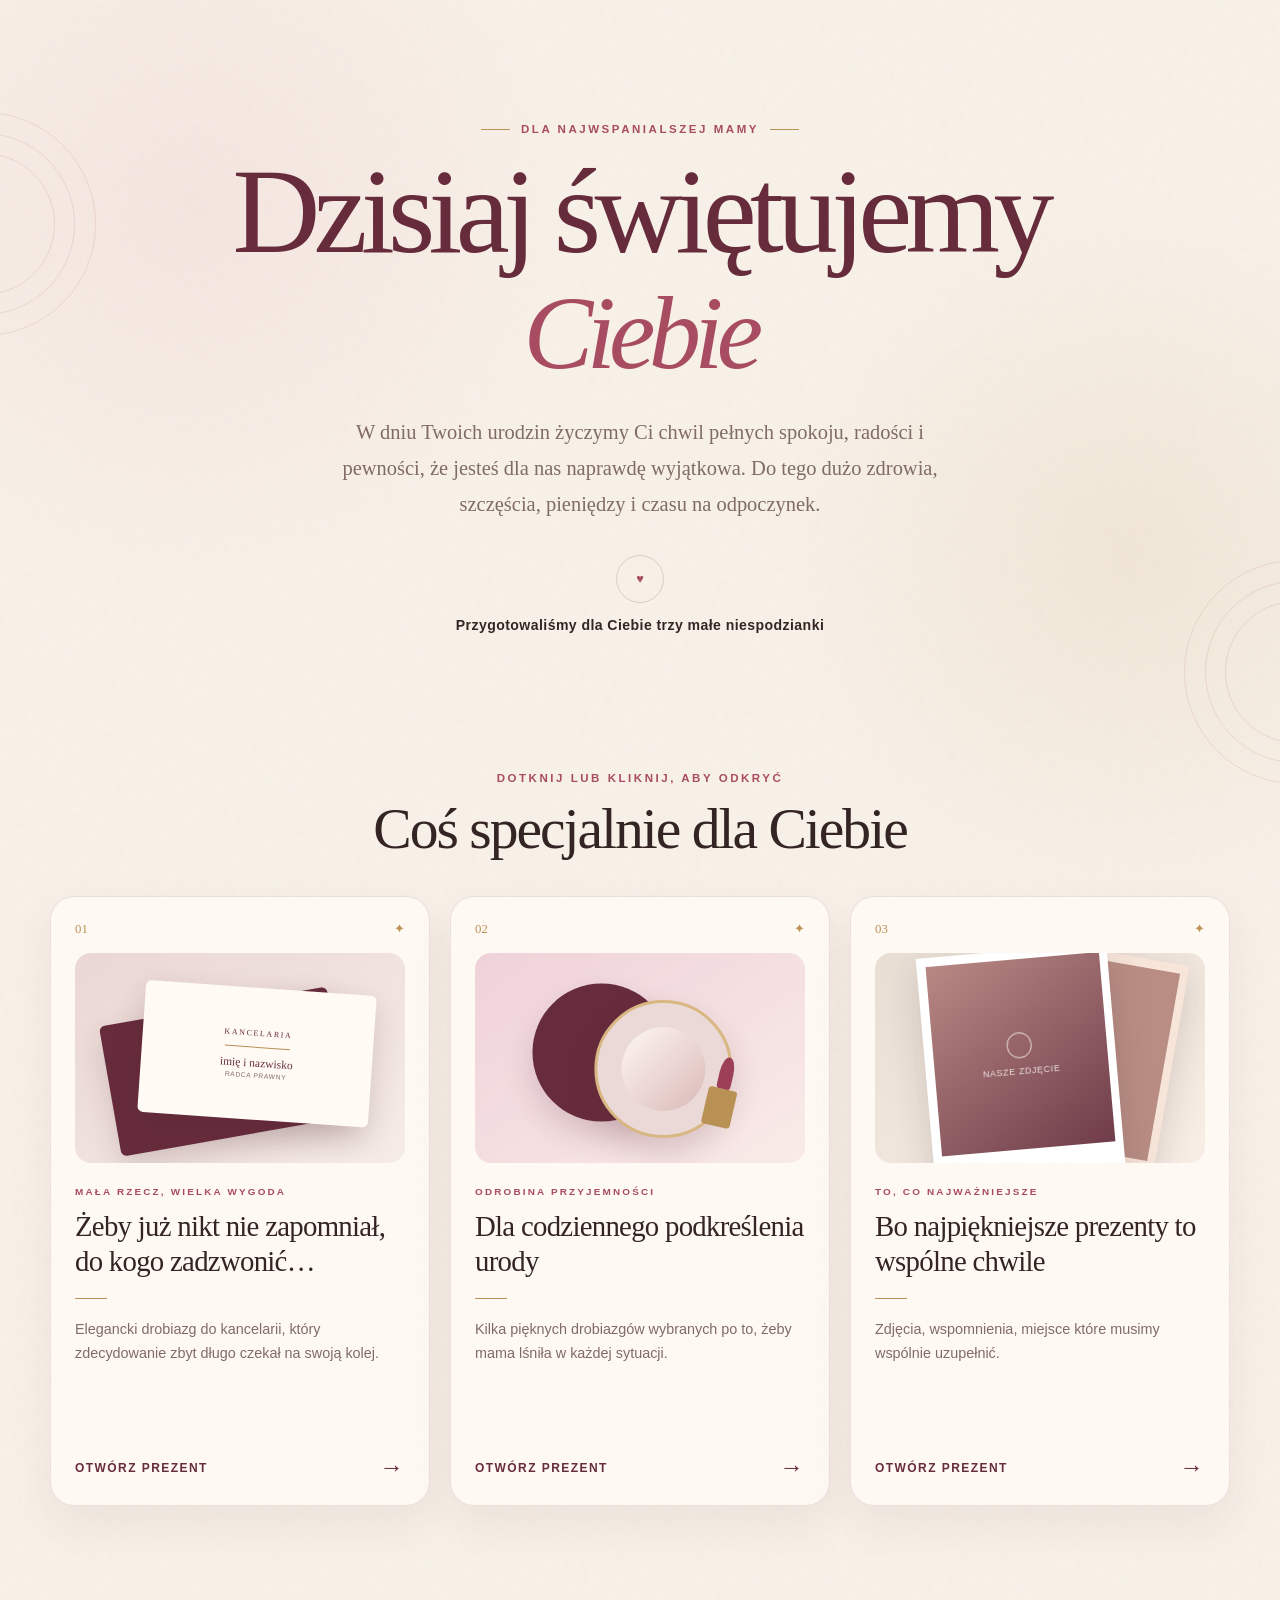
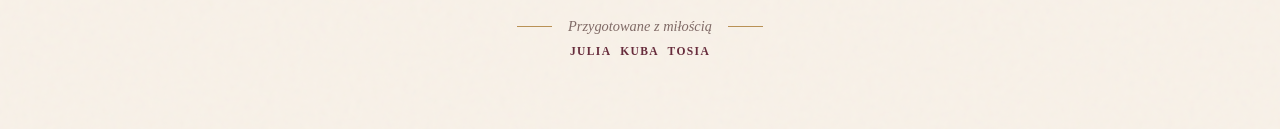
<file: index.html>
<!doctype html>
<html lang="pl">
  <head>
    <meta charset="utf-8" />
    <meta name="viewport" content="width=device-width, initial-scale=1" />
    <meta name="theme-color" content="#f8f1e8" />
    <meta name="description" content="Urodzinowa niespodzianka przygotowana z miłością." />
    <title>Urodziny Mamy</title>
    <link rel="stylesheet" href="styles.css" />
  </head>
  <body>
    <main class="site-shell">
      <a class="skip-link" href="#niespodzianki">Przejdź do niespodzianek</a>
      <div class="ambient ambient-one" aria-hidden="true"></div>
      <div class="ambient ambient-two" aria-hidden="true"></div>

      <section class="hero" aria-labelledby="birthday-title">
        <p class="hero-kicker"><span></span>Dla najwspanialszej Mamy<span></span></p>
        <h1 id="birthday-title">Dzisiaj świętujemy <em>Ciebie</em></h1>
        <p class="hero-copy">
          W dniu Twoich urodzin życzymy Ci chwil pełnych spokoju, radości
          i pewności, że jesteś dla nas naprawdę wyjątkowa. Do tego dużo zdrowia, szczęścia,
          pieniędzy i czasu na odpoczynek.
        </p>
        <div class="hero-mark" aria-hidden="true">♥</div>
        <p class="hero-invitation">Przygotowaliśmy dla Ciebie trzy małe niespodzianki</p>
      </section>

      <section class="surprises" id="niespodzianki" aria-labelledby="surprises-title">
        <div class="section-heading">
          <p>Dotknij lub kliknij, aby odkryć</p>
          <h2 id="surprises-title">Coś specjalnie dla Ciebie</h2>
        </div>

        <div class="surprise-grid">
          <a class="surprise-card" href="prezenty/wizytowki/" aria-label="Otwórz prezent: wizytówki do kancelarii">
            <div class="card-topline"><span>01</span><span aria-hidden="true">✦</span></div>
            <div class="card-illustration business-illustration" aria-hidden="true">
              <div class="business-card business-card-back"></div>
              <div class="business-card business-card-front">
                <span>Kancelaria</span><i></i><b>imię i nazwisko</b><small>radca prawny</small>
              </div>
            </div>
            <div class="card-content">
              <p>Mała rzecz, wielka wygoda</p>
              <h3>Żeby już nikt nie zapomniał, do kogo zadzwonić…</h3>
              <span class="card-rule" aria-hidden="true"></span>
              <p class="card-description">
                Elegancki drobiazg do kancelarii, który zdecydowanie zbyt długo czekał na swoją kolej.
              </p>
            </div>
            <span class="card-action">Otwórz prezent <i aria-hidden="true">→</i></span>
          </a>

          <a class="surprise-card" href="prezenty/makijaz/" aria-label="Otwórz prezent: kosmetyki do makijażu">
            <div class="card-topline"><span>02</span><span aria-hidden="true">✦</span></div>
            <div class="card-illustration beauty-illustration" aria-hidden="true">
              <div class="compact compact-back"></div>
              <div class="compact compact-front"><span></span></div>
              <div class="lipstick"><i></i><b></b></div>
            </div>
            <div class="card-content">
              <p>Odrobina przyjemności</p>
              <h3>Dla codziennego podkreślenia urody</h3>
              <span class="card-rule" aria-hidden="true"></span>
              <p class="card-description">
                Kilka pięknych drobiazgów wybranych po to, żeby mama lśniła w każdej sytuacji.
              </p>
            </div>
            <span class="card-action">Otwórz prezent <i aria-hidden="true">→</i></span>
          </a>

          <a class="surprise-card" href="prezenty/wspomnienie/" aria-label="Otwórz prezent: wspólne wspomnienie">
            <div class="card-topline"><span>03</span><span aria-hidden="true">✦</span></div>
            <div class="card-illustration memory-illustration" aria-hidden="true">
              <div class="photo photo-back"><span></span></div>
              <div class="photo photo-front">
                <span class="photo-placeholder"><i></i><b>nasze zdjęcie</b></span>
              </div>
            </div>
            <div class="card-content">
              <p>To, co najważniejsze</p>
              <h3>Bo najpiękniejsze prezenty to wspólne chwile</h3>
              <span class="card-rule" aria-hidden="true"></span>
              <p class="card-description">
                Zdjęcia, wspomnienia, miejsce które musimy wspólnie uzupełnić.
              </p>
            </div>
            <span class="card-action">Otwórz prezent <i aria-hidden="true">→</i></span>
          </a>
        </div>
      </section>

      <footer class="site-footer">
      <div class="footer-message">
      <span></span>
      <p>Przygotowane z miłością</p>
      <span></span>
        </div>

        <p class="footer-authors">JULIA KUBA TOSIA</p>
      </footer>
    </main>
  </body>
</html>
</file>
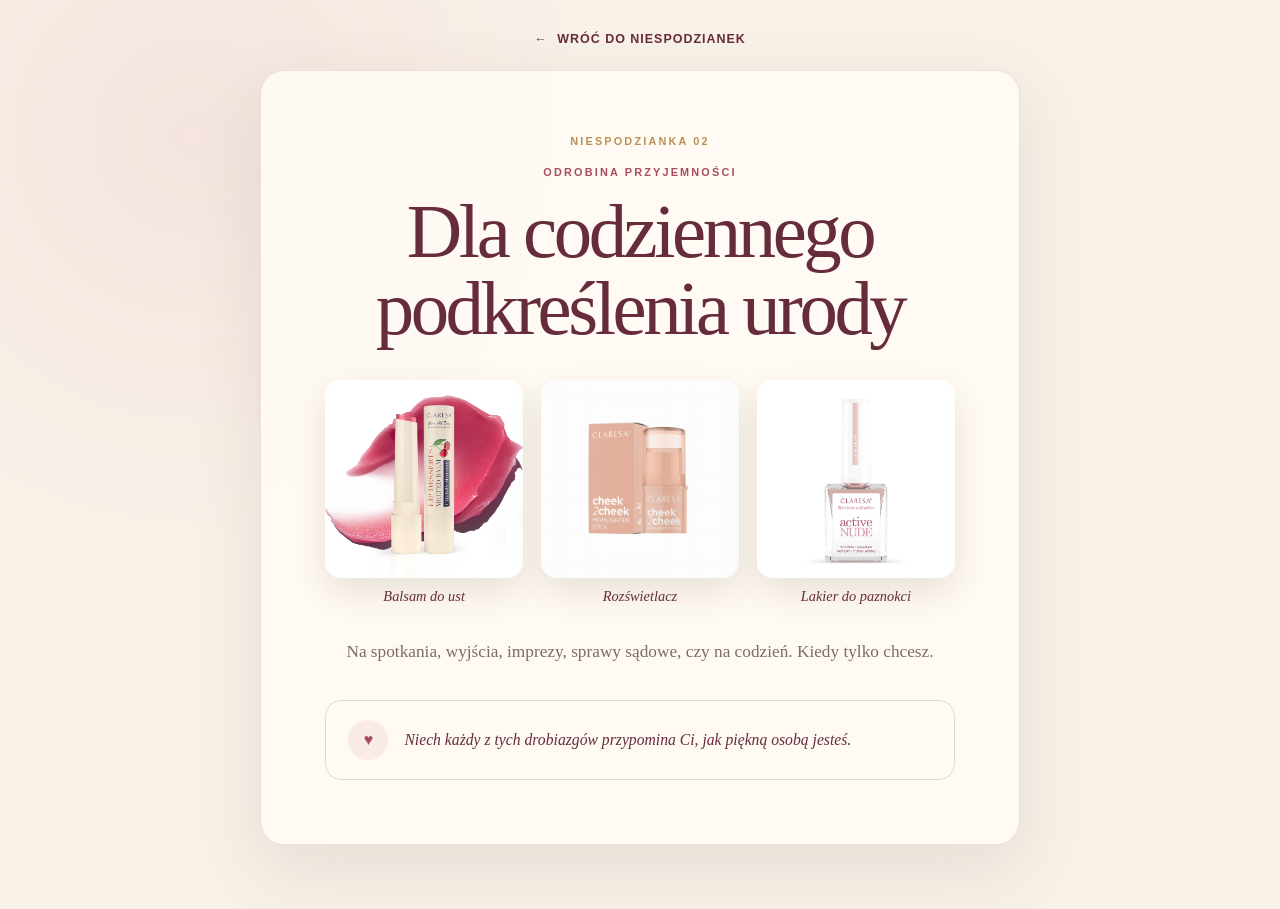
<file: prezenty/makijaz/index.html>
<!doctype html>
<html lang="pl">
  <head>
    <meta charset="utf-8" />
    <meta name="viewport" content="width=device-width, initial-scale=1" />
    <meta name="theme-color" content="#f8f1e8" />
    <title>Prezent do makijażu — Urodziny Mamy</title>
    <link rel="stylesheet" href="../../styles.css" />
  </head>
  <body>
    <main class="gift-shell">
      <a class="back-link" href="../../"><span aria-hidden="true">←</span> Wróć do niespodzianek</a>
      <article class="gift-paper">
        <p class="gift-number">Niespodzianka 02</p>
        <p class="gift-kicker">Odrobina przyjemności</p>
        <h1>Dla codziennego podkreślenia urody</h1>
        <div class="product-gallery">
  <figure>
    <a href="pr1.png" target="_blank">
      <img src="pr1.png" alt="Balsam do ust Claresa Lip Desserts" />
    </a>
    <figcaption>Balsam do ust</figcaption>
  </figure>

  <figure>
    <a href="pr2.png" target="_blank">
      <img src="pr2.png" alt="Rozświetlacz Claresa Cheek2Cheek" />
    </a>
    <figcaption>Rozświetlacz</figcaption>
  </figure>

  <figure>
    <a href="pr3.png" target="_blank">
      <img src="pr3.png" alt="Lakier do paznokci Claresa Active Nude" />
    </a>
    <figcaption>Lakier do paznokci</figcaption>
  </figure>
</div>
        <p class="gift-copy">
          Na spotkania, wyjścia, imprezy, sprawy sądowe, czy na codzień. Kiedy tylko chcesz. 
        </p>
        <aside class="gift-note"><span aria-hidden="true">♥</span><p>Niech każdy z tych drobiazgów przypomina Ci, jak piękną osobą jesteś.</p></aside>
      </article>
    </main>
  </body>
</html>
</file>
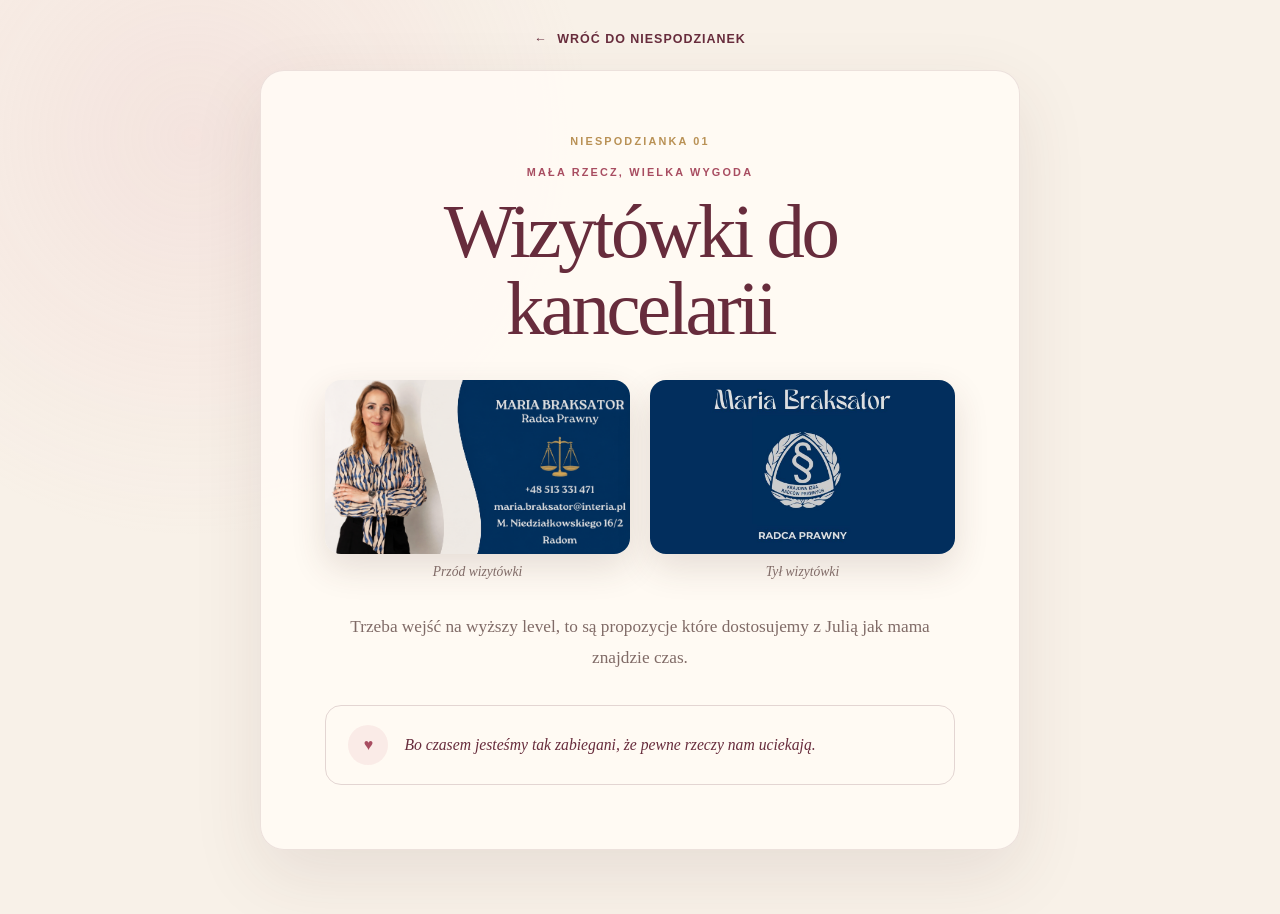
<file: prezenty/wizytowki/index.html>
<!doctype html>
<html lang="pl">
  <head>
    <meta charset="utf-8" />
    <meta name="viewport" content="width=device-width, initial-scale=1" />
    <meta name="theme-color" content="#f8f1e8" />
    <title>Wizytówki do kancelarii — Urodziny Mamy</title>
    <link rel="stylesheet" href="../../styles.css" />
  </head>
  <body>
    <main class="gift-shell">
      <a class="back-link" href="../../"><span aria-hidden="true">←</span> Wróć do niespodzianek</a>
      <article class="gift-paper">
        <p class="gift-number">Niespodzianka 01</p>
        <p class="gift-kicker">Mała rzecz, wielka wygoda</p>
        <h1>Wizytówki do kancelarii</h1>
            <div class="business-gallery">
      <figure>
        <a href="2.png" target="_blank">
          <img src="2.png" alt="Przód wizytówki Marii Braksator" />
        </a>
        <figcaption>Przód wizytówki</figcaption>
      </figure>
    
      <figure>
        <a href="1.jpg" target="_blank">
          <img src="1.jpg" alt="Tył wizytówki Marii Braksator z danymi kontaktowymi" />
        </a>
        <figcaption>Tył wizytówki</figcaption>
      </figure>
    </div>
        <p class="gift-copy">
           Trzeba wejść na wyższy level, to są propozycje które dostosujemy z Julią jak mama znajdzie czas.
        </p>
        <aside class="gift-note"><span aria-hidden="true">♥</span><p>Bo czasem jesteśmy tak zabiegani, że pewne rzeczy nam uciekają.</p></aside>
      </article>
    </main>
  </body>
</html>
</file>
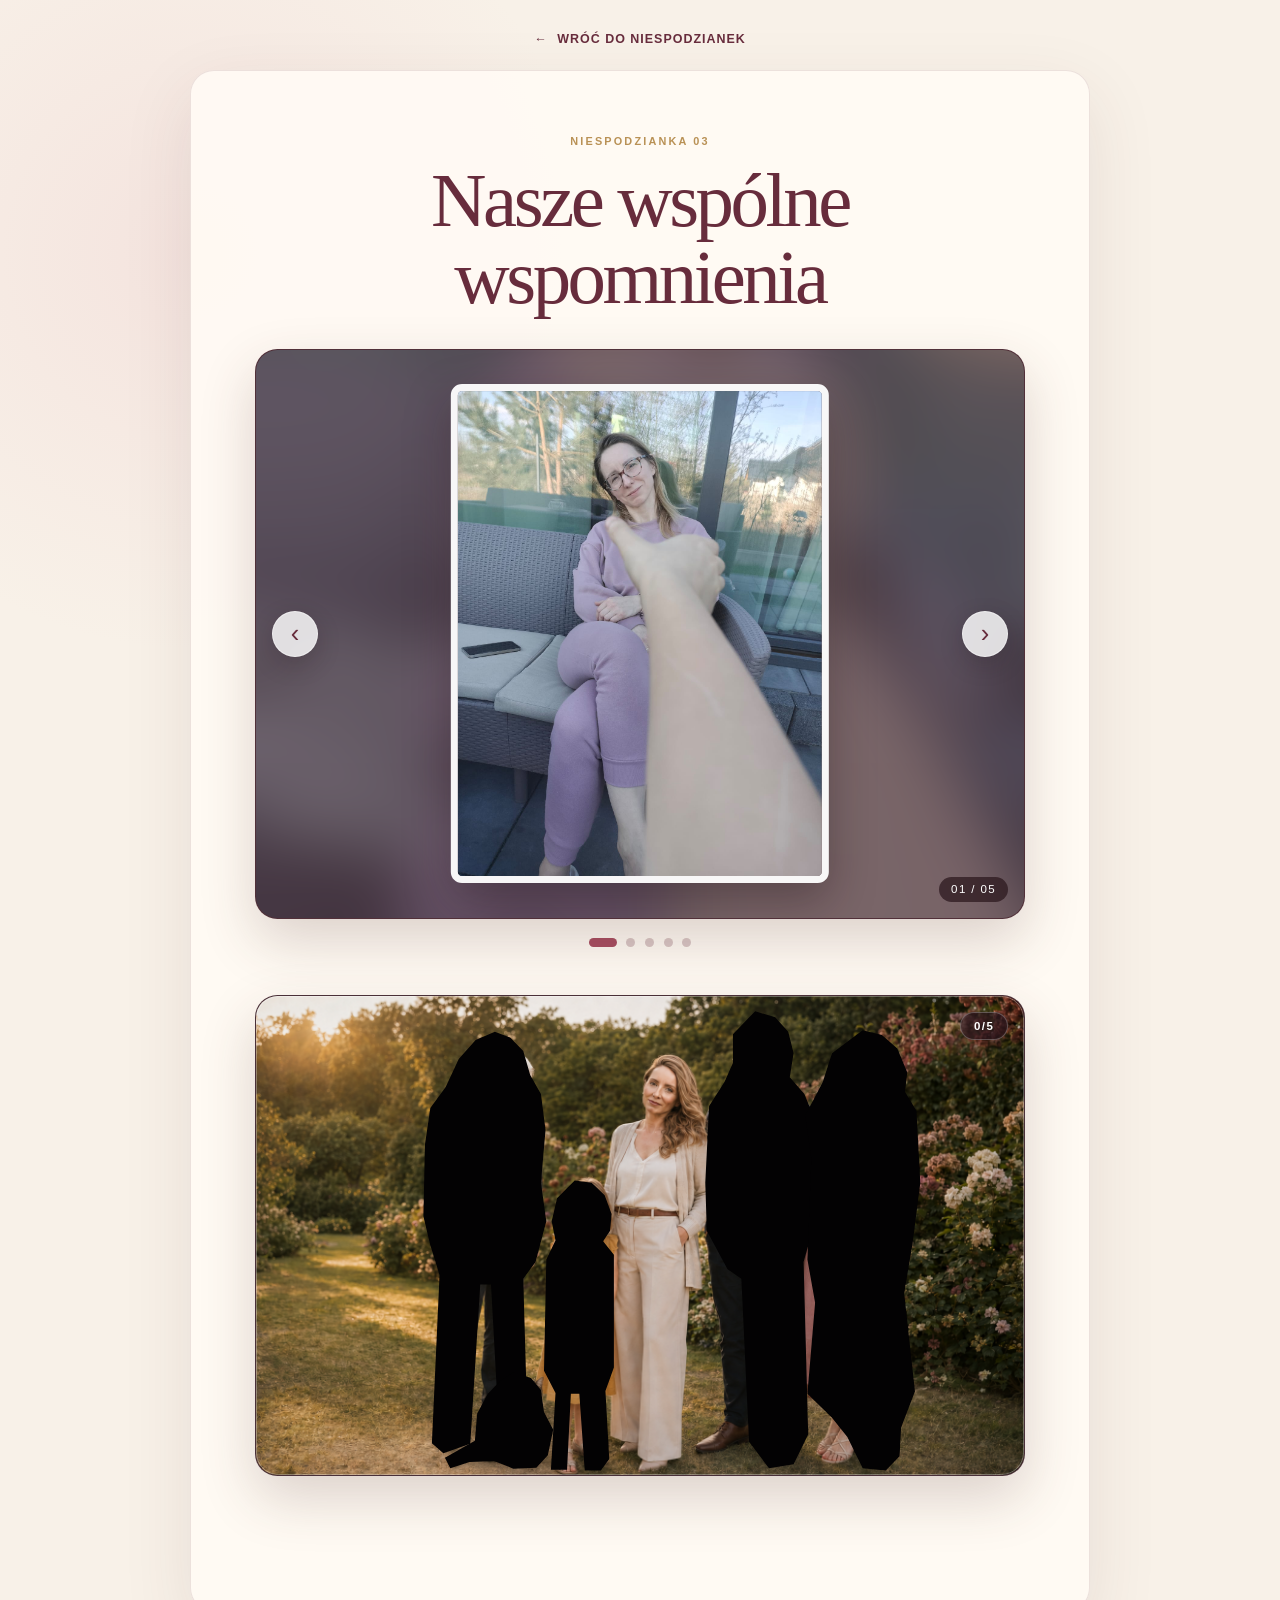
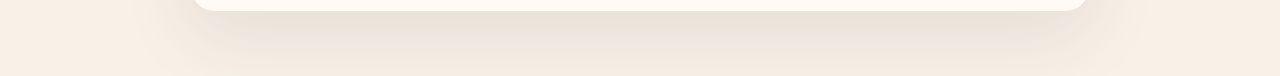
<file: prezenty/wspomnienie/index.html>
<!doctype html>
<html lang="pl">
  <head>
    <meta charset="utf-8" />
    <meta name="viewport" content="width=device-width, initial-scale=1" />
    <meta name="theme-color" content="#f8f1e8" />

    <title>Nasze wspólne wspomnienia — Urodziny Mamy</title>

    <link rel="stylesheet" href="../../styles.css" />

    <style>
      .memories-page {
        width: min(100%, 900px);
        overflow: hidden;
      }

      .memory-slider {
        margin-top: 2rem;
      }

      .memory-stage {
        position: relative;
        height: clamp(340px, 65vw, 570px);
        overflow: hidden;
        border: 1px solid rgba(103, 44, 60, 0.15);
        border-radius: 1.4rem;
        background: #4e3138;
        box-shadow: 0 22px 55px rgba(78, 49, 45, 0.2);
        touch-action: pan-y;
      }

      .memory-slide {
        position: absolute;
        inset: 0;
        z-index: 0;
        margin: 0;
        opacity: 0;
        transform: scale(1.04);
        transition:
          opacity 0.65s ease,
          transform 0.8s ease;
        pointer-events: none;
      }

      .memory-slide.is-active {
        z-index: 1;
        opacity: 1;
        transform: scale(1);
        pointer-events: auto;
      }

      .memory-backdrop {
        position: absolute;
        inset: -8%;
        width: 116%;
        height: 116%;
        object-fit: cover;
        filter: blur(28px);
        opacity: 0.42;
        transform: scale(1.1);
      }

      .memory-photo {
        position: absolute;
        top: 50%;
        left: 50%;
        display: block;
        width: auto;
        height: auto;
        max-width: 88%;
        max-height: 88%;
        object-fit: contain;
        border: 7px solid rgba(255, 255, 255, 0.95);
        border-radius: 0.7rem;
        box-shadow: 0 18px 45px rgba(30, 15, 20, 0.35);
        transform: translate(-50%, -47%) scale(0.96);
        transition: transform 0.8s ease;
      }

      .memory-slide.is-active .memory-photo {
        transform: translate(-50%, -50%) scale(1);
      }

      .slider-button {
        position: absolute;
        top: 50%;
        z-index: 3;
        display: grid;
        width: 46px;
        height: 46px;
        place-items: center;
        border: 1px solid rgba(255, 255, 255, 0.45);
        border-radius: 50%;
        background: rgba(255, 255, 255, 0.82);
        color: #672c3c;
        font-size: 1.6rem;
        cursor: pointer;
        box-shadow: 0 8px 25px rgba(30, 15, 20, 0.2);
        transform: translateY(-50%);
        transition:
          background 0.2s ease,
          transform 0.2s ease;
      }

      .slider-button:hover {
        background: #fff;
        transform: translateY(-50%) scale(1.08);
      }

      .slider-button.previous {
        left: 1rem;
      }

      .slider-button.next {
        right: 1rem;
      }

      .memory-counter {
        position: absolute;
        right: 1rem;
        bottom: 1rem;
        z-index: 3;
        padding: 0.4rem 0.75rem;
        border-radius: 2rem;
        background: rgba(40, 20, 27, 0.7);
        color: #fff;
        font-family: Arial, sans-serif;
        font-size: 0.72rem;
        letter-spacing: 0.12em;
      }

      .memory-dots {
        display: flex;
        justify-content: center;
        gap: 0.6rem;
        margin-top: 1.2rem;
      }

      .memory-dot {
        width: 9px;
        height: 9px;
        padding: 0;
        border: 0;
        border-radius: 50%;
        background: rgba(103, 44, 60, 0.25);
        cursor: pointer;
        transition:
          width 0.25s ease,
          background 0.25s ease;
      }

      .memory-dot.is-active {
        width: 28px;
        border-radius: 1rem;
        background: var(--rose);
      }

      @media (max-width: 600px) {
        .memories-page {
          padding-inline: 1rem;
        }

        .memory-stage {
          height: 470px;
        }

        .memory-photo {
          max-width: 87%;
          max-height: 86%;
          border-width: 5px;
        }

        .slider-button {
          width: 40px;
          height: 40px;
        }

        .slider-button.previous {
          left: 0.5rem;
        }

        .slider-button.next {
          right: 0.5rem;
        }
      }

      @media (prefers-reduced-motion: reduce) {
        .memory-slide,
        .memory-photo {
          transition: none;
        }
      }
    </style>
  </head>

  <body>
    <main class="gift-shell">
      <a class="back-link" href="../../">
        <span aria-hidden="true">←</span>
        Wróć do niespodzianek
      </a>

      <article class="gift-paper memories-page">
        <p class="gift-number">Niespodzianka 03</p>

        <h1>Nasze wspólne wspomnienia</h1>

        <section
          class="memory-slider"
          aria-label="Galeria wspólnych zdjęć"
          tabindex="0"
        >
          <div class="memory-stage">
            <figure class="memory-slide is-active">
              <img class="memory-backdrop" src="11.jpeg" alt="" />
              <img class="memory-photo" src="11.jpeg" alt="Wspólne wspomnienie 1" />
            </figure>

            <figure class="memory-slide">
              <img class="memory-backdrop" src="12.jpeg" alt="" />
              <img class="memory-photo" src="12.jpeg" alt="Wspólne wspomnienie 2" />
            </figure>

            <figure class="memory-slide">
              <img class="memory-backdrop" src="13.jpeg" alt="" />
              <img class="memory-photo" src="13.jpeg" alt="Wspólne wspomnienie 3" />
            </figure>

            <figure class="memory-slide">
              <img class="memory-backdrop" src="14.jpeg" alt="" />
              <img class="memory-photo" src="14.jpeg" alt="Wspólne wspomnienie 4" />
            </figure>

            <figure class="memory-slide">
              <img class="memory-backdrop" src="15.jpeg" alt="" />
              <img class="memory-photo" src="15.jpeg" alt="Wspólne wspomnienie 5" />
            </figure>

            <button
              class="slider-button previous"
              type="button"
              aria-label="Poprzednie zdjęcie"
            >
              ‹
            </button>

            <button
              class="slider-button next"
              type="button"
              aria-label="Następne zdjęcie"
            >
              ›
            </button>

            <div class="memory-counter">
              <span class="current-slide">01</span> / 05
            </div>
          </div>

          <div class="memory-dots" aria-label="Wybór zdjęcia">
            <button class="memory-dot is-active" type="button" aria-label="Zdjęcie 1"></button>
            <button class="memory-dot" type="button" aria-label="Zdjęcie 2"></button>
            <button class="memory-dot" type="button" aria-label="Zdjęcie 3"></button>
            <button class="memory-dot" type="button" aria-label="Zdjęcie 4"></button>
            <button class="memory-dot" type="button" aria-label="Zdjęcie 5"></button>
          </div>
        </section>
        <section class="family-reveal" aria-label="Odkrywanie rodzinnego portretu">
  <div class="family-stage">
    <!-- Kolorowy obraz znajdujący się pod wszystkimi warstwami -->
    <img
      class="family-base"
      src="rodzinny-portret.png"
      alt="Rodzinny portret z Mamą pośrodku"
    />

    <!-- Wyszarzona warstwa Krzyśka -->
    <button
      class="family-layer layer-krzysiek"
      type="button"
      data-person="krzysiek"
      aria-label="Odkryj Krzyśka"
      aria-pressed="false"
    >
      <img src="rodzinny-portret.png" alt="" />
    </button>

    <!-- Wyszarzona warstwa Kitka -->
    <button
      class="family-layer layer-kitek"
      type="button"
      data-person="kitek"
      aria-label="Odkryj Kitka"
      aria-pressed="false"
    >
      <img src="rodzinny-portret.png" alt="" />
    </button>

    <!-- Wyszarzona warstwa Tosi -->
    <button
      class="family-layer layer-tosia"
      type="button"
      data-person="tosia"
      aria-label="Odkryj Tosię"
      aria-pressed="false"
    >
      <img src="rodzinny-portret.png" alt="" />
    </button>

    <!-- Wyszarzona warstwa Kuby -->
    <button
      class="family-layer layer-kuba"
      type="button"
      data-person="kuba"
      aria-label="Odkryj Kubę"
      aria-pressed="false"
    >
      <img src="rodzinny-portret.png" alt="" />
    </button>

    <!-- Wyszarzona warstwa Julii -->
    <button
      class="family-layer layer-julia"
      type="button"
      data-person="julia"
      aria-label="Odkryj Julię"
      aria-pressed="false"
    >
      <img src="rodzinny-portret.png" alt="" />
    </button>

    <div class="family-counter">
      <span id="familyRevealCount">0</span>/5
    </div>
  </div>

  <p
    class="family-final-message"
    id="familyFinalMessage"
    aria-live="polite"
  >
    To AI. Teraz czas zrobić je w rzeczywistości.
  </p>
</section>
      </article>
    </main>

    <script>
      const slider = document.querySelector(".memory-slider");
      const stage = document.querySelector(".memory-stage");
      const slides = [...document.querySelectorAll(".memory-slide")];
      const dots = [...document.querySelectorAll(".memory-dot")];
      const counter = document.querySelector(".current-slide");
      const familyLayers = [
  ...document.querySelectorAll(".family-layer")
];

const familyCounter = document.querySelector("#familyRevealCount");
const familyMessage = document.querySelector("#familyFinalMessage");
const familyStage = document.querySelector(".family-stage");

let revealedFamilyMembers = 0;

familyLayers.forEach((layer) => {
  layer.addEventListener(
    "click",
    () => {
      layer.classList.add("is-revealed");
      layer.setAttribute("aria-pressed", "true");

      revealedFamilyMembers += 1;
      familyCounter.textContent = revealedFamilyMembers;

      if (revealedFamilyMembers === familyLayers.length) {
        setTimeout(() => {
          familyMessage.classList.add("is-visible");
          familyStage.classList.add("is-complete");
        }, 800);
      }
    },
    { once: true }
  );
});

      let currentSlide = 0;
      let touchStartX = 0;

      function showSlide(number) {
        currentSlide = (number + slides.length) % slides.length;

        slides.forEach((slide, index) => {
          slide.classList.toggle("is-active", index === currentSlide);
        });

        dots.forEach((dot, index) => {
          dot.classList.toggle("is-active", index === currentSlide);
        });

        counter.textContent = String(currentSlide + 1).padStart(2, "0");
      }

      document
        .querySelector(".slider-button.next")
        .addEventListener("click", () => showSlide(currentSlide + 1));

      document
        .querySelector(".slider-button.previous")
        .addEventListener("click", () => showSlide(currentSlide - 1));

      dots.forEach((dot, index) => {
        dot.addEventListener("click", () => showSlide(index));
      });

      slider.addEventListener("keydown", (event) => {
        if (event.key === "ArrowRight") {
          showSlide(currentSlide + 1);
        }

        if (event.key === "ArrowLeft") {
          showSlide(currentSlide - 1);
        }
      });

      stage.addEventListener(
        "touchstart",
        (event) => {
          touchStartX = event.changedTouches[0].clientX;
        },
        { passive: true }
      );

      stage.addEventListener(
        "touchend",
        (event) => {
          const difference = touchStartX - event.changedTouches[0].clientX;

          if (Math.abs(difference) < 50) return;

          if (difference > 0) {
            showSlide(currentSlide + 1);
          } else {
            showSlide(currentSlide - 1);
          }
        },
        { passive: true }
      );
    </script>
  </body>
</html>
</file>
<file: styles.css>
:root {
  --cream: #f8f1e8;
  --paper: #fffaf4;
  --ink: #342524;
  --muted: #806b67;
  --rose: #a84d61;
  --burgundy: #672c3c;
  --gold: #b99155;
  --line: rgba(103, 44, 60, 0.18);
}

* { box-sizing: border-box; }
html { scroll-behavior: smooth; }
body {
  margin: 0;
  background: var(--cream);
  color: var(--ink);
  font-family: "Segoe UI", Arial, sans-serif;
}
a { color: inherit; text-decoration: none; }

.skip-link {
  position: fixed;
  top: -5rem;
  left: 1rem;
  z-index: 100;
  padding: .8rem 1.2rem;
  border-radius: 999px;
  background: var(--burgundy);
  color: #fff;
  font-size: .875rem;
  transition: top 180ms ease;
}
.skip-link:focus { top: 1rem; }

.site-shell {
  position: relative;
  min-height: 100vh;
  overflow: hidden;
  padding: 1.5rem;
  background:
    radial-gradient(circle at 15% 12%, rgba(231, 180, 188, .2), transparent 24rem),
    radial-gradient(circle at 88% 32%, rgba(185, 145, 85, .12), transparent 22rem),
    var(--cream);
}
.site-shell::before {
  content: "";
  position: absolute;
  inset: 0;
  pointer-events: none;
  opacity: .22;
  background-image: url("data:image/svg+xml,%3Csvg viewBox='0 0 180 180' xmlns='http://www.w3.org/2000/svg'%3E%3Cfilter id='n'%3E%3CfeTurbulence type='fractalNoise' baseFrequency='.95' numOctaves='4' stitchTiles='stitch'/%3E%3C/filter%3E%3Crect width='100%25' height='100%25' filter='url(%23n)' opacity='.16'/%3E%3C/svg%3E");
}

.ambient {
  position: absolute;
  width: 14rem;
  aspect-ratio: 1;
  border: 1px solid rgba(168, 77, 97, .14);
  border-radius: 50%;
  pointer-events: none;
}
.ambient::before, .ambient::after {
  content: "";
  position: absolute;
  inset: 1.25rem;
  border: inherit;
  border-radius: inherit;
}
.ambient::after { inset: 2.5rem; }
.ambient-one { top: 7rem; left: -8rem; }
.ambient-two { top: 35rem; right: -8rem; }

.hero, .surprises, .site-footer {
  position: relative;
  z-index: 1;
  width: min(100%, 1180px);
  margin-inline: auto;
}
.hero {
  display: flex;
  min-height: 76vh;
  flex-direction: column;
  align-items: center;
  justify-content: center;
  padding: 5rem 0 3.5rem;
  text-align: center;
  animation: rise-in 800ms ease-out both;
}
.hero-kicker, .section-heading > p, .card-content > p:first-child {
  color: var(--rose);
  font-size: .72rem;
  font-weight: 700;
  letter-spacing: .22em;
  text-transform: uppercase;
}
.hero-kicker {
  display: flex;
  align-items: center;
  gap: .7rem;
  margin: 0 0 1.4rem;
}
.hero-kicker span { width: 1.8rem; height: 1px; background: var(--gold); }
.hero h1 {
  display: flex;
  max-width: 880px;
  flex-direction: column;
  margin: 0;
  color: var(--burgundy);
  font-family: Georgia, "Times New Roman", serif;
  font-size: clamp(3.15rem, 10vw, 7.6rem);
  font-weight: 400;
  letter-spacing: -.055em;
  line-height: .9;
}
.hero h1 em {
  margin-top: .18em;
  color: var(--rose);
  font-size: .86em;
  font-weight: 400;
}
.hero-copy {
  max-width: 650px;
  margin: 2.2rem auto 0;
  color: var(--muted);
  font-family: Georgia, "Times New Roman", serif;
  font-size: clamp(1.05rem, 2vw, 1.28rem);
  line-height: 1.75;
}
.hero-mark {
  display: grid;
  width: 3rem;
  height: 3rem;
  place-items: center;
  margin: 2rem 0 .9rem;
  border: 1px solid var(--line);
  border-radius: 50%;
  color: var(--rose);
  font-size: .8rem;
}
.hero-invitation { margin: 0; font-size: .88rem; font-weight: 600; letter-spacing: .03em; }

.surprises { padding: 4rem 0 5rem; }
.section-heading { margin-bottom: 2.2rem; text-align: center; }
.section-heading > p { margin: 0 0 .75rem; }
.section-heading h2 {
  margin: 0;
  font-family: Georgia, "Times New Roman", serif;
  font-size: clamp(2rem, 5vw, 3.6rem);
  font-weight: 400;
  letter-spacing: -.035em;
}
.surprise-grid { display: grid; grid-template-columns: repeat(3, minmax(0, 1fr)); gap: 1.25rem; }
.surprise-card {
  display: flex;
  min-height: 610px;
  flex-direction: column;
  padding: 1.5rem;
  border: 1px solid rgba(103, 44, 60, .12);
  border-radius: 1.5rem;
  background: rgba(255, 250, 244, .88);
  box-shadow: 0 18px 45px rgba(78, 49, 45, .07);
  transition: transform 260ms ease, box-shadow 260ms ease, border-color 260ms ease;
}
.surprise-card:hover {
  border-color: rgba(168, 77, 97, .34);
  box-shadow: 0 24px 64px rgba(78, 49, 45, .13);
  transform: translateY(-7px);
}
.surprise-card:focus-visible {
  outline: 3px solid rgba(168, 77, 97, .45);
  outline-offset: 4px;
}
.card-topline {
  display: flex;
  align-items: center;
  justify-content: space-between;
  color: var(--gold);
  font-family: Georgia, "Times New Roman", serif;
  font-size: .8rem;
}
.card-illustration {
  position: relative;
  display: grid;
  min-height: 210px;
  place-items: center;
  margin: 1rem 0 1.4rem;
  overflow: hidden;
  border-radius: 1rem;
  background: #f1e2dd;
}
.business-illustration { background: linear-gradient(145deg, #ead7d4, #f6ece6); }
.business-card {
  position: absolute;
  width: 70%;
  aspect-ratio: 1.75;
  border-radius: .35rem;
  box-shadow: 0 12px 30px rgba(72, 36, 43, .18);
}
.business-card-back { background: var(--burgundy); transform: rotate(-10deg) translate(-8%, 8%); }
.business-card-front {
  display: flex;
  flex-direction: column;
  align-items: center;
  justify-content: center;
  background: #fffaf4;
  color: var(--burgundy);
  font-family: Georgia, "Times New Roman", serif;
  transform: rotate(4deg) translate(7%, -4%);
}
.business-card-front span { font-size: .5rem; letter-spacing: .2em; text-transform: uppercase; }
.business-card-front i { width: 28%; height: 1px; margin: .55rem 0; background: var(--gold); }
.business-card-front b { font-size: .72rem; font-weight: 400; }
.business-card-front small {
  margin-top: .18rem;
  color: var(--muted);
  font-family: "Segoe UI", Arial, sans-serif;
  font-size: .42rem;
  letter-spacing: .09em;
  text-transform: uppercase;
}
.beauty-illustration { background: linear-gradient(145deg, #efd2d9, #f9ebe8); }
.compact {
  position: absolute;
  width: 8.6rem;
  aspect-ratio: 1;
  border-radius: 50%;
  box-shadow: 0 15px 30px rgba(91, 41, 53, .18);
}
.compact-back { background: var(--burgundy); transform: translate(-28%, -4%); }
.compact-front {
  display: grid;
  place-items: center;
  border: 3px solid #d8b782;
  background: #ead9d6;
  transform: translate(17%, 8%);
}
.compact-front span {
  width: 64%;
  aspect-ratio: 1;
  border-radius: 50%;
  background: linear-gradient(135deg, #fff7f4, #d9b9b6);
}
.lipstick { position: absolute; right: 20%; bottom: 17%; width: 1.8rem; height: 5.4rem; transform: rotate(13deg); }
.lipstick i, .lipstick b { position: absolute; display: block; width: 100%; bottom: 0; }
.lipstick i { height: 44%; border-radius: .2rem; background: var(--gold); }
.lipstick b { bottom: 44%; left: 26%; width: 48%; height: 38%; border-radius: 50% 50% 15% 15%; background: #9e3f58; }
.memory-illustration { background: linear-gradient(145deg, #e8ded4, #f8eee6); }
.photo {
  position: absolute;
  width: 58%;
  aspect-ratio: .84;
  padding: .55rem .55rem 1.8rem;
  background: white;
  box-shadow: 0 12px 35px rgba(63, 47, 43, .18);
}
.photo-back { background: #f7e5d9; transform: rotate(10deg) translate(19%, -1%); }
.photo-back span { display: block; width: 100%; height: 100%; background: #b98d84; }
.photo-front { transform: rotate(-5deg) translate(-10%, 2%); }
.photo-placeholder {
  display: flex;
  width: 100%;
  height: 100%;
  flex-direction: column;
  align-items: center;
  justify-content: center;
  background: linear-gradient(145deg, #b88884, #6f3c49);
  color: rgba(255, 255, 255, .82);
}
.photo-placeholder i { width: 1.6rem; height: 1.6rem; margin-bottom: .5rem; border: 1px solid currentColor; border-radius: 50%; }
.photo-placeholder b { font-size: .55rem; font-weight: 500; letter-spacing: .08em; text-transform: uppercase; }
.card-content > p:first-child { margin: 0 0 .8rem; font-size: .62rem; }
.card-content h3 {
  margin: 0;
  font-family: Georgia, "Times New Roman", serif;
  font-size: clamp(1.45rem, 2.25vw, 1.9rem);
  font-weight: 400;
  letter-spacing: -.025em;
  line-height: 1.2;
}
.card-rule { display: block; width: 2rem; height: 1px; margin: 1.2rem 0; background: var(--gold); }
.card-description { margin: 0; color: var(--muted); font-size: .9rem; line-height: 1.65; }
.card-action {
  display: flex;
  align-items: center;
  justify-content: space-between;
  margin-top: auto;
  padding-top: 1.5rem;
  color: var(--burgundy);
  font-size: .75rem;
  font-weight: 700;
  letter-spacing: .12em;
  text-transform: uppercase;
}
.card-action i { font-family: Georgia, serif; font-size: 1.5rem; font-style: normal; transition: transform 220ms ease; }
.surprise-card:hover .card-action i { transform: translateX(.3rem); }
.site-footer {
  display: flex;
  flex-direction: column;
  align-items: center;
  gap: 0.6rem;
  padding: 2rem 0 3rem;
  color: var(--muted);
}

.footer-message {
  display: flex;
  align-items: center;
  justify-content: center;
  gap: 1rem;
}

.footer-message span {
  width: 2.2rem;
  height: 1px;
  background: var(--gold);
}

.footer-message p {
  margin: 0;
  font-family: Georgia, serif;
  font-size: 0.9rem;
  font-style: italic;
}

.footer-authors {
  margin: 0;
  color: var(--burgundy);
  font-family: "Palatino Linotype", Palatino, Georgia, serif;
  font-size: 0.72rem;
  font-weight: 600;
  letter-spacing: 0.12em;
  word-spacing: 0.45em;
}
}
.site-footer span { width: 2.2rem; height: 1px; background: var(--gold); }

.gift-shell {
  min-height: 100vh;
  padding: 2rem 1.25rem 4rem;
  background: radial-gradient(circle at 15% 15%, rgba(231, 180, 188, .22), transparent 25rem), var(--cream);
}
.back-link {
  display: flex;
  width: fit-content;
  align-items: center;
  gap: .6rem;
  margin: 0 auto 1.5rem;
  color: var(--burgundy);
  font-size: .78rem;
  font-weight: 700;
  letter-spacing: .08em;
  text-transform: uppercase;
}
.back-link:focus-visible { outline: 3px solid rgba(168, 77, 97, .45); outline-offset: 5px; border-radius: .3rem; }
.gift-paper {
  width: min(100%, 760px);
  margin: 0 auto;
  padding: clamp(1.5rem, 5vw, 4.5rem);
  border: 1px solid rgba(103, 44, 60, .12);
  border-radius: 1.5rem;
  background: rgba(255, 250, 244, .94);
  box-shadow: 0 24px 70px rgba(78, 49, 45, .1);
  text-align: center;
}
.gift-number, .gift-kicker {
  margin: 0;
  color: var(--gold);
  font-size: .68rem;
  font-weight: 700;
  letter-spacing: .2em;
  text-transform: uppercase;
}
.gift-kicker { margin-top: 1.2rem; color: var(--rose); }
.gift-paper h1 {
  margin: 1rem auto 1.8rem;
  color: var(--burgundy);
  font-family: Georgia, "Times New Roman", serif;
  font-size: clamp(2.4rem, 7vw, 4.8rem);
  font-weight: 400;
  letter-spacing: -.045em;
  line-height: 1;
}
.gift-placeholder {
  display: grid;
  min-height: 310px;
  place-items: center;
  border-radius: 1rem;
  background: linear-gradient(135deg, rgba(103, 44, 60, .92), rgba(168, 77, 97, .72)), #7d4251;
  color: rgba(255, 255, 255, .82);
}
.gift-placeholder > span { max-width: 13rem; font-family: Georgia, serif; font-size: 1.1rem; font-style: italic; line-height: 1.5; }
.business-gift { background: linear-gradient(145deg, #ead7d4, #f6ece6); }
.large-business-card {
  display: flex;
  width: min(78%, 420px);
  aspect-ratio: 1.75;
  flex-direction: column;
  align-items: center;
  justify-content: center;
  border-radius: .5rem;
  background: #fffaf4;
  color: var(--burgundy);
  box-shadow: 0 18px 40px rgba(72, 36, 43, .18);
  font-family: Georgia, serif;
  transform: rotate(-3deg);
}
.large-business-card span { font-size: .7rem; letter-spacing: .2em; text-transform: uppercase; }
.large-business-card i { width: 28%; height: 1px; margin: .8rem 0; background: var(--gold); }
.large-business-card b { font-size: clamp(.75rem, 2vw, 1rem); font-weight: 400; }
.memory-gift { background: linear-gradient(145deg, #b88884, #6f3c49); }
.gift-copy {
  max-width: 590px;
  margin: 2rem auto;
  color: var(--muted);
  font-family: Georgia, serif;
  font-size: 1.08rem;
  line-height: 1.75;
}
.gift-note {
  display: flex;
  align-items: center;
  gap: 1rem;
  padding: 1.2rem 1.4rem;
  border: 1px solid var(--line);
  border-radius: 1rem;
  text-align: left;
}
.gift-note > span {
  display: grid;
  width: 2.5rem;
  min-width: 2.5rem;
  height: 2.5rem;
  place-items: center;
  border-radius: 50%;
  background: rgba(231, 180, 188, .22);
  color: var(--rose);
}
.gift-note p { margin: 0; color: var(--burgundy); font-family: Georgia, serif; font-size: .98rem; font-style: italic; line-height: 1.55; }

@keyframes rise-in {
  from { opacity: 0; transform: translateY(18px); }
  to { opacity: 1; transform: translateY(0); }
}

@media (max-width: 900px) {
  .surprise-grid { grid-template-columns: 1fr; }
  .surprise-card { min-height: auto; }
  .card-action { margin-top: 1.5rem; }
}

@media (max-width: 600px) {
  .site-shell { padding: 1rem; }
  .hero { min-height: 83vh; padding-top: 3.8rem; }
  .hero-copy { font-size: 1rem; line-height: 1.7; }
  .hero-kicker { font-size: .63rem; letter-spacing: .16em; }
  .surprises { padding-top: 2.5rem; }
  .surprise-card { padding: 1.15rem; }
  .card-illustration { min-height: 190px; }
  .gift-shell { padding-inline: .8rem; }
  .gift-placeholder { min-height: 230px; }
  .gift-note { align-items: flex-start; }
}

@media (prefers-reduced-motion: reduce) {
  html { scroll-behavior: auto; }
  *, *::before, *::after {
    animation-duration: .01ms !important;
    animation-iteration-count: 1 !important;
    transition-duration: .01ms !important;
  }
}
.business-gallery {
  display: grid;
  grid-template-columns: repeat(2, minmax(0, 1fr));
  gap: 1.25rem;
  margin: 2rem 0;
}

.business-gallery figure {
  margin: 0;
}

.business-gallery a {
  display: block;
  border-radius: 1rem;
  overflow: hidden;
  box-shadow: 0 14px 35px rgba(78, 49, 45, 0.14);
}

.business-gallery img {
  display: block;
  width: 100%;
  height: auto;
  transition: transform 0.25s ease;
}

.business-gallery a:hover img {
  transform: scale(1.025);
}

.business-gallery figcaption {
  margin-top: 0.65rem;
  color: var(--muted);
  font-family: Georgia, serif;
  font-size: 0.85rem;
  font-style: italic;
  text-align: center;
}

@media (max-width: 700px) {
  .business-gallery {
    grid-template-columns: 1fr;
  }
}
.product-gallery {
  display: grid;
  grid-template-columns: repeat(3, minmax(0, 1fr));
  gap: 1.1rem;
  margin: 2rem 0;
}

.product-gallery figure {
  margin: 0;
}

.product-gallery a {
  display: block;
  overflow: hidden;
  border-radius: 1rem;
  background: #fff;
  box-shadow: 0 14px 35px rgba(78, 49, 45, 0.12);
}

.product-gallery img {
  display: block;
  width: 100%;
  aspect-ratio: 1;
  object-fit: contain;
  transition: transform 0.25s ease;
}

.product-gallery a:hover img {
  transform: scale(1.04);
}

.product-gallery figcaption {
  margin-top: 0.65rem;
  color: var(--burgundy);
  font-family: Georgia, serif;
  font-size: 0.9rem;
  font-style: italic;
  text-align: center;
}

@media (max-width: 700px) {
  .product-gallery {
    grid-template-columns: 1fr;
  }
}
.family-reveal {
  margin-top: 3rem;
}

.family-stage {
  position: relative;
  width: 100%;
  aspect-ratio: 1586 / 992;
  overflow: hidden;
  border: 1px solid rgba(103, 44, 60, 0.15);
  border-radius: 1.4rem;
  background: #453137;
  box-shadow: 0 22px 55px rgba(78, 49, 45, 0.2);
  isolation: isolate;
}

.family-stage::after {
  content: "";
  position: absolute;
  inset: 0;
  z-index: 10;
  border: 1px solid rgba(255, 255, 255, 0.3);
  border-radius: inherit;
  pointer-events: none;
}

.family-base {
  position: absolute;
  inset: 0;
  z-index: 1;
  display: block;
  width: 100%;
  height: 100%;
  object-fit: cover;
}

/*
  Każda warstwa zawiera ten sam obraz, ale pokazuje tylko
  wybraną postać dzięki osobnej masce clip-path.
*/
/* Dokładniejsze, całkowicie czarne sylwetki */

.family-layer {
  position: absolute;
  inset: 0;
  z-index: 2;

  display: block;
  width: 100%;
  height: 100%;
  margin: 0;
  padding: 0;

  border: 0;
  appearance: none;
  background: #030203;
  cursor: pointer;

  opacity: 1;
  filter: none;

  clip-path: var(--person-shape);
  -webkit-clip-path: var(--person-shape);

  transition:
    opacity 1.4s ease,
    filter 1.4s ease,
    background 0.25s ease;
}

/* Ukrywamy zdjęcie znajdujące się wewnątrz warstwy.
   Widoczny jest tylko czarny kształt. */
.family-layer img {
  display: none;
}

.family-layer:hover {
  background: #171116;
  filter: drop-shadow(0 0 8px rgba(255, 255, 255, 0.35));
}

.family-layer:focus-visible {
  background: #171116;
  filter: drop-shadow(0 0 10px rgba(255, 255, 255, 0.8));
  outline: none;
}

.family-layer.is-revealed {
  opacity: 0;
  filter: blur(9px);
  pointer-events: none;
}

/* Krzysiek */
.layer-krzysiek {
  --person-shape: polygon(
    31.1% 7.5%,
    33.1% 8.7%,
    34.8% 11.5%,
    35.7% 16.5%,
    37.1% 20.5%,
    37.7% 28%,
    37.1% 39%,
    37.8% 47%,
    36.4% 55.5%,
    34.8% 59%,
    35.4% 92.5%,
    34.3% 95.3%,
    31.8% 95.2%,
    30.6% 60.2%,
    29.2% 60.2%,
    27.9% 93.4%,
    24.4% 95.4%,
    22.9% 93.3%,
    23.9% 58.2%,
    22.7% 52%,
    21.8% 46%,
    22% 31%,
    22.7% 23.4%,
    24.7% 19%,
    26.4% 13.2%,
    28.6% 9.2%
  );
}

/* Kitek */
.layer-kitek {
  --person-shape: polygon(
    33.5% 78.5%,
    35.8% 79.7%,
    37.1% 82.2%,
    37.5% 86.8%,
    38.7% 90.5%,
    38% 95.8%,
    36.5% 98.4%,
    33.5% 98.6%,
    31% 97%,
    27.8% 97.2%,
    25.3% 98.5%,
    24.6% 96.3%,
    28.5% 92.8%,
    28.8% 87.1%,
    30.2% 83%,
    31.8% 80.3%
  );
}

/* Tosia */
.layer-tosia {
  --person-shape: polygon(
    41.5% 38.5%,
    43.7% 39%,
    45.4% 41.6%,
    46.3% 45.5%,
    46.1% 49%,
    45.2% 51.2%,
    46.6% 54%,
    46.6% 77.5%,
    45.5% 82.4%,
    46% 96.6%,
    44.9% 99%,
    42.8% 99%,
    42.1% 83%,
    41% 83%,
    40.5% 98.8%,
    38.4% 98.8%,
    39% 82.8%,
    37.5% 78.2%,
    37.8% 55%,
    39% 51%,
    38.5% 47%,
    39.2% 42.2%
  );
}

/* Kuba */
.layer-kuba {
  --person-shape: polygon(
    65% 3.2%,
    67.6% 4.5%,
    69.3% 7.5%,
    70% 12%,
    69.5% 17%,
    71.4% 20.5%,
    72.8% 26%,
    72.8% 47%,
    71.3% 55.5%,
    71.9% 91.5%,
    70% 97.7%,
    66.8% 98.5%,
    64.2% 93%,
    63.2% 59%,
    61.4% 57%,
    58.7% 49%,
    58.5% 39%,
    59% 23%,
    61% 18%,
    62.1% 14%,
    62.1% 8%
  );
}

/* Julia */
.layer-julia {
  --person-shape: polygon(
    79% 7.2%,
        81.5% 8.2%,
    83.5% 11%,
    84.8% 16%,
    84.5% 20%,
    86% 24%,
    86.5% 39%,
    85.5% 51.5%,
    84.4% 62%,
    85.8% 82.5%,
    84% 90%,
    83.8% 96%,
    82% 99%,
    79% 98.5%,
    77% 92%,
    75% 88%,
    71.8% 83%,
    72.8% 64%,
    71.8% 55%,
    72.3% 34%,
    71.5% 25%,
    73.8% 18%,
    75% 12%
  );
}

.family-counter {
  position: absolute;
  top: 1rem;
  right: 1rem;
  z-index: 12;
  padding: 0.45rem 0.8rem;
  border: 1px solid rgba(255, 255, 255, 0.25);
  border-radius: 2rem;
  background: rgba(40, 20, 27, 0.72);
  color: #fff;
  font-family: Arial, sans-serif;
  font-size: 0.72rem;
  font-weight: 700;
  letter-spacing: 0.12em;
}

.family-final-message {
  margin: 1.5rem auto 0;
  color: var(--burgundy);
  font-family: Georgia, "Times New Roman", serif;
  font-size: clamp(1.35rem, 4vw, 2.15rem);
  font-style: italic;
  line-height: 1.35;
  opacity: 0;
  transform: translateY(15px);
  transition:
    opacity 1.2s ease,
    transform 1.2s ease;
}

.family-final-message.is-visible {
  opacity: 1;
  transform: translateY(0);
}

.family-stage.is-complete {
  box-shadow:
    0 22px 55px rgba(78, 49, 45, 0.2),
    0 0 45px rgba(198, 161, 91, 0.3);
}

@media (max-width: 600px) {
  .family-reveal {
    margin-top: 2rem;
  }

  .family-stage {
    border-radius: 1rem;
  }

  .family-counter {
    top: 0.6rem;
    right: 0.6rem;
  }
}

@media (prefers-reduced-motion: reduce) {
  .family-layer,
  .family-final-message {
    transition: none;
  }
}
</file>
